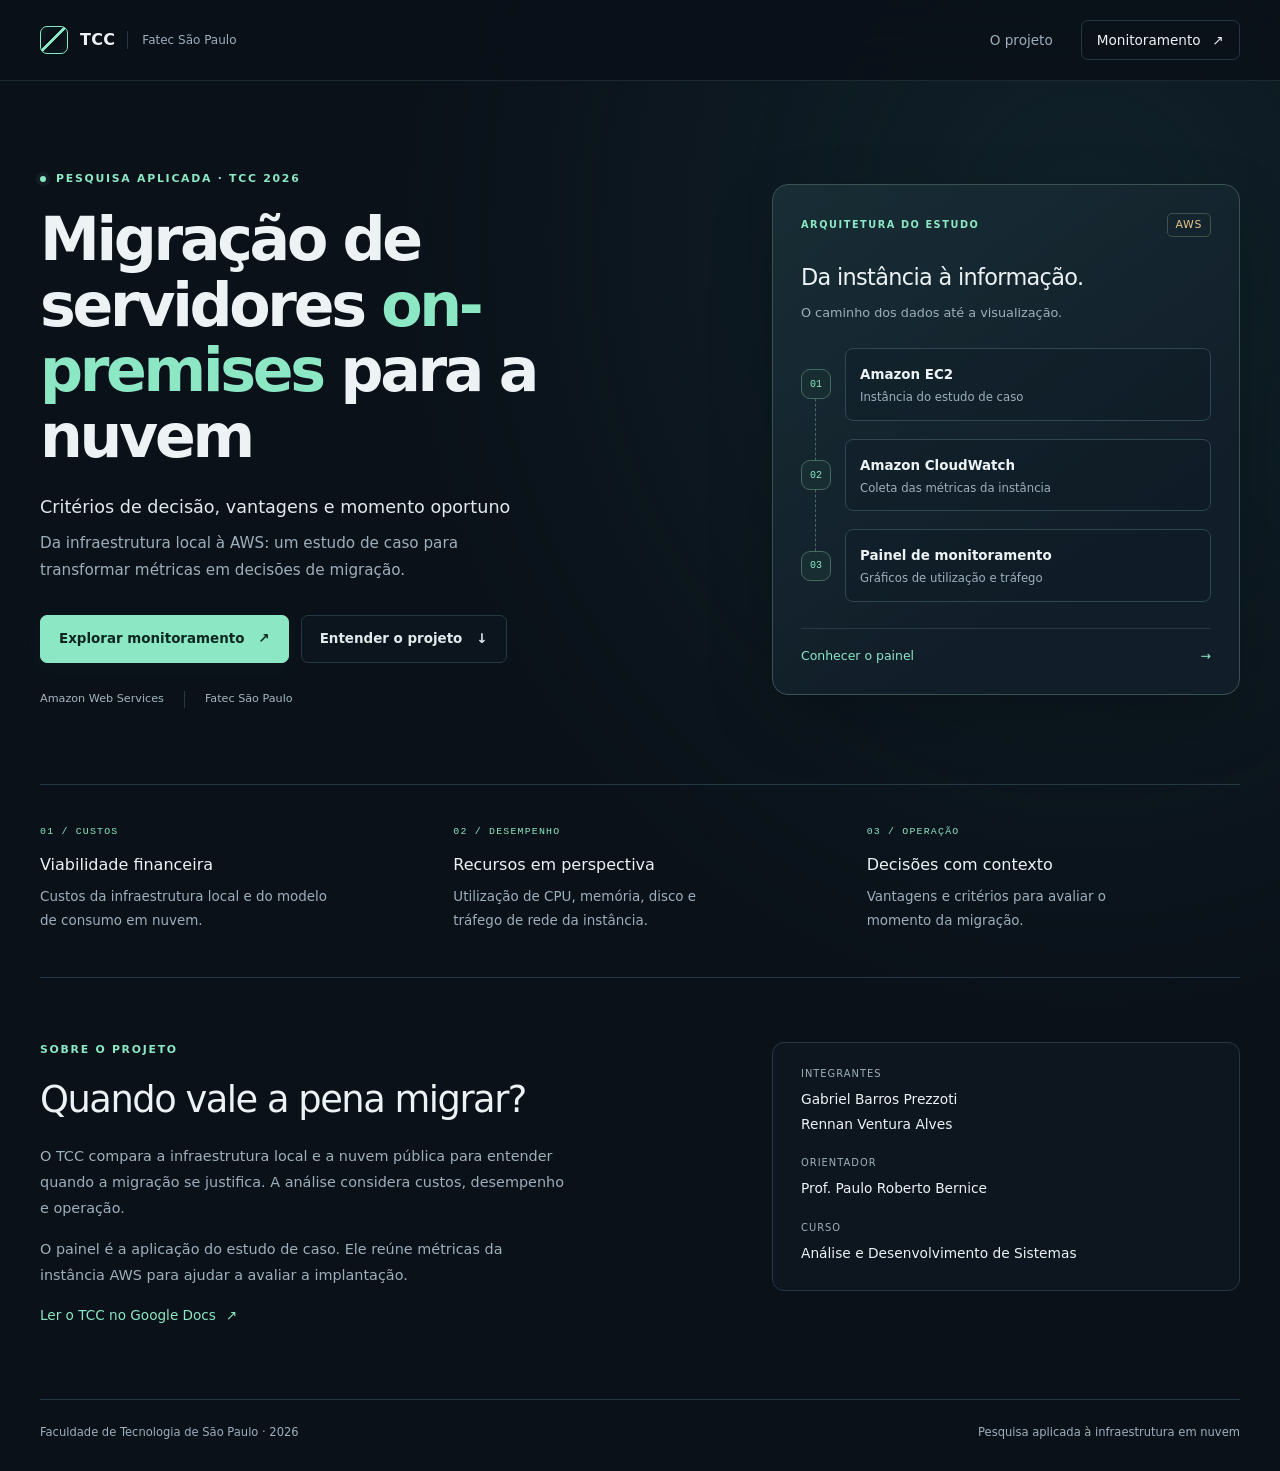
<file: index.html>
<!doctype html>
<html lang="pt-BR">
<head>
  <meta charset="utf-8">
  <meta name="viewport" content="width=device-width, initial-scale=1">
  <meta name="description" content="Estudo de caso da Fatec São Paulo sobre critérios de decisão na migração de servidores para a nuvem.">
  <title>Migração para a nuvem | TCC Fatec São Paulo</title>
  <link rel="stylesheet" href="style.css">
  <script type="module" src="ui.js"></script>
</head>
<body class="landing">
  <a class="skip-link" href="#conteudo">Ir para o conteúdo</a>
  <header class="top">
    <nav class="shell site-nav" aria-label="Navegação principal">
      <a class="brand" href="./" aria-current="page"><span class="brand-icon" aria-hidden="true"></span> TCC <span class="tag">Fatec São Paulo</span></a>
      <div class="nav-links"><a class="nav-link about-link" href="#sobre">O projeto</a><a class="nav-link nav-cta" href="painel.html">Monitoramento <span aria-hidden="true">↗</span></a></div>
    </nav>
  </header>
  <main id="conteudo" class="shell home">
    <section class="hero" aria-labelledby="titulo">
      <div class="hero-copy">
        <p class="eyebrow"><span class="status-dot" aria-hidden="true"></span> Pesquisa aplicada · TCC 2026</p>
        <h1 id="titulo">Migração de servidores <em>on-premises</em> para a nuvem</h1>
        <p class="subtitle">Critérios de decisão, vantagens e momento oportuno</p>
        <p class="hero-description">Da infraestrutura local à AWS: um estudo de caso para transformar métricas em decisões de migração.</p>
        <div class="actions">
          <a class="action primary" href="painel.html">Explorar monitoramento <span aria-hidden="true">↗</span></a>
          <a class="action secondary" href="#sobre">Entender o projeto <span aria-hidden="true">↓</span></a>
        </div>
        <div class="hero-meta"><span>Amazon Web Services</span><span>Fatec São Paulo</span></div>
      </div>
      <aside class="case-flow" aria-labelledby="fluxo">
        <div class="flow-heading"><p class="eyebrow">Arquitetura do estudo</p><span class="flow-label">AWS</span></div>
        <h2 id="fluxo">Da instância à informação.</h2>
        <p class="flow-description">O caminho dos dados até a visualização.</p>
        <ol>
          <li><span class="flow-dot">01</span><div><strong>Amazon EC2</strong><span>Instância do estudo de caso</span></div></li>
          <li><span class="flow-dot">02</span><div><strong>Amazon CloudWatch</strong><span>Coleta das métricas da instância</span></div></li>
          <li><span class="flow-dot">03</span><div><strong>Painel de monitoramento</strong><span>Gráficos de utilização e tráfego</span></div></li>
        </ol>
        <a class="flow-bottom" href="painel.html">Conhecer o painel <span aria-hidden="true">→</span></a>
      </aside>
    </section>
    <section class="pillars" aria-label="Dimensões da análise">
      <article><span class="pillar-number">01 / CUSTOS</span><h2>Viabilidade financeira</h2><p>Custos da infraestrutura local e do modelo de consumo em nuvem.</p></article>
      <article><span class="pillar-number">02 / DESEMPENHO</span><h2>Recursos em perspectiva</h2><p>Utilização de CPU, memória, disco e tráfego de rede da instância.</p></article>
      <article><span class="pillar-number">03 / OPERAÇÃO</span><h2>Decisões com contexto</h2><p>Vantagens e critérios para avaliar o momento da migração.</p></article>
    </section>
    <section id="sobre" class="about" aria-labelledby="sobre-titulo">
      <div>
        <p class="eyebrow">Sobre o projeto</p>
        <h2 id="sobre-titulo">Quando vale a pena migrar?</h2>
        <p>O TCC compara a infraestrutura local e a nuvem pública para entender quando a migração se justifica. A análise considera custos, desempenho e operação.</p>
        <p>O painel é a aplicação do estudo de caso. Ele reúne métricas da instância AWS para ajudar a avaliar a implantação.</p>
        <a class="text-link" href="https://docs.google.com/document/d/1sGRUZgOIMaoTUIHKL_OSJMAL-iMtOmjonwfpcn5lpgo/edit">Ler o TCC no Google Docs <span aria-hidden="true">↗</span></a>
      </div>
      <dl class="credits">
        <div><dt>Integrantes</dt><dd>Gabriel Barros Prezzoti<br>Rennan Ventura Alves</dd></div>
        <div><dt>Orientador</dt><dd>Prof. Paulo Roberto Bernice</dd></div>
        <div><dt>Curso</dt><dd>Análise e Desenvolvimento de Sistemas</dd></div>
      </dl>
    </section>
  </main>
  <footer class="shell site-footer"><span>Faculdade de Tecnologia de São Paulo · 2026</span><span>Pesquisa aplicada à infraestrutura em nuvem</span></footer>
</body>
</html>
</file>
<file: style.css>
﻿:root {
  color-scheme: dark;
  font-family: "Segoe UI", Inter, system-ui, sans-serif;
  background: #0a1119;
  color: #edf3f5;
  --surface: #111d28;
  --border: #263844;
  --muted: #9eafbc;
  --accent: #8ce8c4;
  --ease: cubic-bezier(.22, 1, .36, 1);
}
* { box-sizing: border-box; }
html { scroll-behavior: smooth; scroll-padding-top: 100px; }
body { margin: 0; line-height: 1.5; }
a { color: inherit; }
button, select { font: inherit; }
button, a, select, summary { -webkit-tap-highlight-color: transparent; }
::selection { background: #8ce8c4; color: #0a211a; }
.shell { width: min(1200px, calc(100% - 80px)); margin-inline: auto; }
.top { position: sticky; top: 0; z-index: 10; background: #0a1119ed; border-bottom: 1px solid #263844a6; backdrop-filter: blur(18px); }
.site-nav { min-height: 80px; display: flex; align-items: center; justify-content: space-between; gap: 20px; }
.brand { display: inline-flex; align-items: center; gap: 12px; font-weight: 700; text-decoration: none; letter-spacing: .02em; }
.brand-icon { width: 28px; height: 28px; flex: none; border: 1px solid var(--accent); border-radius: 7px; background: linear-gradient(135deg, transparent 43%, var(--accent) 44% 50%, transparent 51%); box-shadow: inset 0 0 14px #8ce8c410; }
.tag { padding-left: 14px; border-left: 1px solid var(--border); color: var(--muted); font-size: .75rem; font-weight: 400; letter-spacing: 0; }
.nav-links { display: flex; align-items: center; gap: 28px; }
.nav-link { display: inline-flex; align-items: center; gap: 12px; text-decoration: none; font-size: .85rem; color: var(--muted); }
.nav-link:hover { color: var(--accent); }
.nav-cta { border: 1px solid var(--border); padding: 9px 15px; border-radius: 7px; color: #edf3f5; }
.nav-cta:hover { background: var(--surface); border-color: #8ce8c47a; }
.skip-link { position: fixed; top: 10px; left: 10px; z-index: 20; padding: 12px; background: var(--accent); color: #0a211a; transform: translateY(-160%); }
.skip-link:focus { transform: none; }
:focus-visible { outline: 2px solid var(--accent); outline-offset: 5px; }
.landing { background: radial-gradient(ellipse at 85% 16%, #15303985, transparent 45%), #0a1119; }
.home { padding-block: 0; }
.hero { display: grid; grid-template-columns: minmax(0, 1.4fr) minmax(0, 1fr); align-items: center; gap: clamp(36px, 6vw, 90px); padding-block: 90px 76px; }
.eyebrow { display: flex; align-items: center; gap: 10px; color: var(--accent); font-size: .68rem; font-weight: 600; letter-spacing: .16em; text-transform: uppercase; margin: 0 0 20px; }
.status-dot { display: inline-block; width: 6px; height: 6px; flex: none; border-radius: 50%; background: var(--accent); box-shadow: 0 0 0 4px #8ce8c410; }
h1, h2, p { overflow-wrap: break-word; }
h1 { margin: 12px 0; font-size: clamp(1.9rem, 4vw, 3rem); font-weight: 600; line-height: 1.15; letter-spacing: -.045em; }
.hero h1 { font-size: clamp(2.8rem, 4.7vw, 4.25rem); line-height: 1.09; letter-spacing: -.055em; margin-block: 0 24px; max-width: 12ch; }
.hero h1 em { color: var(--accent); font-style: normal; }
.subtitle { font-size: 1.1rem; color: #e1e9ed; margin: 0 0 10px; }
.hero-description { max-width: 46ch; color: var(--muted); font-size: .95rem; line-height: 1.8; margin: 0; }
.actions { display: flex; flex-wrap: wrap; gap: 12px; margin-top: 30px; }
.action { display: inline-flex; justify-content: center; align-items: center; gap: 14px; padding: 13px 18px; border: 1px solid var(--border); border-radius: 7px; font-size: .84rem; font-weight: 600; text-decoration: none; cursor: pointer; }
.primary { background: var(--accent); color: #0b2720; border-color: var(--accent); box-shadow: 0 4px 20px #8ce8c40b; }
.primary:hover { background: #b0f5da; border-color: #b0f5da; box-shadow: 0 8px 28px #8ce8c41c; transform: translateY(-2px); }
.secondary { color: #e1e9ed; background: #111d2860; }
.secondary:hover { border-color: #8ce8c47a; background: #1a2c36; transform: translateY(-2px); }
.action:active { transform: translateY(0) scale(.98); }
.action span[aria-hidden], .nav-link span, .text-link span, .flow-bottom span { transition: transform 240ms var(--ease); }
a:hover > span[aria-hidden] { transform: translate(2px, -2px); }
.hero-meta { display: flex; flex-wrap: wrap; gap: 20px; margin-top: 28px; color: #a5b6c1; font-size: .7rem; }
.hero-meta span + span { padding-left: 20px; border-left: 1px solid var(--border); }
.case-flow { position: relative; padding: 28px; border: 1px solid #395252; border-radius: 16px; background: linear-gradient(145deg, #182d35, #111d28 75%); box-shadow: 0 24px 65px #0003; }
.flow-heading { display: flex; align-items: center; justify-content: space-between; gap: 10px; margin-bottom: 24px; }
.flow-heading .eyebrow { margin: 0; font-size: .61rem; }
.flow-label { font-size: .68rem; letter-spacing: .06em; border: 1px solid #41514b; border-radius: 5px; padding: 3px 8px; color: #e9c78c; }
.case-flow h2 { font-weight: 500; font-size: 1.4rem; letter-spacing: -.03em; margin: 0; }
.flow-description { font-size: .8rem; color: var(--muted); margin: 8px 0 26px; }
.case-flow ol { padding: 0; margin: 0; list-style: none; }
.case-flow li { position: relative; display: flex; align-items: center; gap: 14px; }
.case-flow li + li { margin-top: 18px; }
.flow-dot { display: grid; place-items: center; z-index: 1; width: 30px; height: 30px; flex: none; background: #172d32; border: 1px solid #44695e; border-radius: 9px; color: var(--accent); font: 10px ui-monospace, monospace; }
.case-flow li:not(:last-child)::after { content: ""; position: absolute; left: 14px; top: 50%; height: calc(100% + 18px); border-left: 1px dashed #44695e; }
.case-flow li div { flex: 1; border: 1px solid #304650; border-radius: 8px; padding: 13px 14px; background: #0b17214d; }
.case-flow li strong { font-size: .84rem; font-weight: 600; }
.case-flow li div span { display: block; margin-top: 3px; color: var(--muted); font-size: .73rem; }
.case-flow li:hover div { background: #203940; border-color: #568875; transform: translateX(3px); }
.flow-bottom { display: flex; align-items: center; justify-content: space-between; border-top: 1px solid var(--border); padding-top: 18px; margin-top: 26px; color: var(--accent); text-decoration: none; font-size: .78rem; }
.pillars { display: grid; grid-template-columns: repeat(3, 1fr); padding-block: 32px 44px; border-top: 1px solid var(--border); gap: 40px; }
.pillar-number { font: .62rem ui-monospace, monospace; letter-spacing: .12em; color: var(--accent); }
.pillars h2 { font-size: 1rem; font-weight: 500; margin: 12px 0 8px; }
.pillars p { color: var(--muted); font-size: .84rem; line-height: 1.8; margin: 0; max-width: 34ch; }
.about { display: grid; grid-template-columns: minmax(0, 1.4fr) minmax(0, 1fr); gap: clamp(36px, 6vw, 90px); border-top: 1px solid var(--border); padding-block: 64px 72px; }
.about h2 { font-size: clamp(1.6rem, 3vw, 2.3rem); font-weight: 500; line-height: 1.2; letter-spacing: -.04em; margin: 0 0 22px; }
.about p:not(.eyebrow) { color: var(--muted); line-height: 1.8; max-width: 58ch; font-size: .9rem; }
.text-link { display: inline-flex; align-items: center; gap: 10px; color: var(--accent); text-decoration: none; font-size: .85rem; }
.text-link:hover { text-decoration: underline; text-underline-offset: 5px; }
.credits { padding: 24px 28px; border: 1px solid var(--border); border-radius: 12px; background: #111d2870; margin: 0; align-self: start; }
.credits div + div { margin-top: 20px; }
.credits dt { color: var(--muted); text-transform: uppercase; letter-spacing: .1em; font-size: .62rem; }
.credits dd { margin: 5px 0 0; line-height: 1.8; font-size: .86rem; }
.site-footer { display: flex; justify-content: space-between; flex-wrap: wrap; gap: 12px; padding-block: 24px 30px; border-top: 1px solid var(--border); color: var(--muted); font-size: .72rem; }
.site-footer .text-link { font-size: inherit; }
main { padding-block: 48px 64px; }
.intro, .toolbar { display: flex; justify-content: space-between; align-items: center; gap: 22px; flex-wrap: wrap; }
.intro .eyebrow { margin-bottom: 14px; }
.muted { color: var(--muted); }
.intro .muted { font-size: .9rem; margin: 14px 0 0; }
.toolbar { margin-block: 32px 14px; padding: 20px 24px; background: var(--surface); border: 1px solid var(--border); border-radius: 10px; }
.source-label { display: flex; align-items: center; gap: 12px; font-size: .85rem; font-weight: 500; }
.toolbar p { font-size: .75rem; margin: 7px 0 0 18px; }
.toolbar[data-state="demo"] .status-dot { background: #e9c78c; box-shadow: 0 0 0 4px #e9c78c10; }
.toolbar[data-state="error"] .status-dot { background: #f0a99e; box-shadow: 0 0 0 4px #f0a99e10; }
.data-note { color: var(--muted); font-size: .75rem; margin: 0 0 24px; }
.data-note.is-demo { color: #e9c78c; }
label { display: flex; align-items: center; gap: 12px; font-size: .78rem; color: var(--muted); }
select { border: 1px solid #39505d; border-radius: 6px; padding: 10px 32px 10px 12px; background: #182733; color: #edf3f5; cursor: pointer; max-width: 100%; }
select:hover { border-color: var(--accent); }
button:disabled { cursor: wait; opacity: .65; transform: none; }
.refresh-icon { display: inline-block; font-size: 1.2rem; line-height: 1; }
button:disabled .refresh-icon { animation: spin 1s linear infinite; }
.grid { display: grid; grid-template-columns: repeat(6, minmax(0, 1fr)); gap: 18px; align-items: start; transition: opacity 180ms; }
.grid[aria-busy="true"] { opacity: .5; }
.card { grid-column: span 2; padding: 24px; border: 1px solid var(--border); border-radius: 12px; background: linear-gradient(140deg, #14222d, #101b25); min-width: 0; animation: enter 450ms var(--ease) both; animation-delay: var(--delay, 0ms); }
.card:nth-child(n+4) { grid-column: span 3; }
.card:hover { border-color: #456255; box-shadow: 0 10px 32px #0002; }
.card-heading { display: flex; align-items: center; justify-content: space-between; gap: 10px; }
.card h2 { font-size: .78rem; color: var(--muted); margin: 0; font-weight: 500; }
.metric-index { color: var(--accent); background: #8ce8c40b; border: 1px solid #8ce8c422; border-radius: 6px; padding: 4px 7px; font: .63rem ui-monospace, monospace; }
.value { margin: 16px 0 6px; font-size: clamp(1.8rem, 3vw, 2.5rem); letter-spacing: -.045em; font-weight: 500; font-variant-numeric: tabular-nums; }
.summary { font-size: .69rem; margin: 0 0 24px; min-height: 2.8em; }
canvas { display: block; width: 100%; height: 135px; }
.axis { display: flex; justify-content: space-between; gap: 8px; margin-top: 10px; font-size: .6rem; font-variant-numeric: tabular-nums; }
details { margin-top: 22px; font-size: .75rem; border-top: 1px solid var(--border); }
summary { cursor: pointer; padding-block: 14px 0; color: var(--muted); }
summary:hover, details[open] summary { color: var(--accent); }
.table-scroll { max-height: 270px; overflow: auto; margin-top: 14px; border: 1px solid var(--border); border-radius: 6px; }
table { width: 100%; border-collapse: collapse; font-size: .72rem; font-variant-numeric: tabular-nums; }
th, td { text-align: left; padding: 9px 12px; border-bottom: 1px solid var(--border); }
th { position: sticky; top: 0; background: #1a2a36; font-weight: 500; color: var(--muted); }
td:last-child, th:last-child { text-align: right; }
tbody tr:hover { background: #8ce8c408; }
.empty-chart { display: grid; place-items: center; min-height: 159px; border: 1px dashed var(--border); border-radius: 6px; color: var(--muted); font-size: .75rem; text-align: center; padding: 18px; }
.reveal { opacity: 0; transform: translateY(18px); transition: opacity 650ms var(--ease), transform 650ms var(--ease); }
.reveal.is-visible { opacity: 1; transform: none; }
.hero-copy, .case-flow { animation: enter 750ms var(--ease) both; }
.case-flow { animation-delay: 100ms; }
a, button, select, .card, .case-flow li div { transition: color 200ms, background-color 200ms, border-color 200ms, box-shadow 250ms, transform 250ms var(--ease); }
@keyframes enter { from { opacity: 0; transform: translateY(14px); } to { opacity: 1; transform: translateY(0); } }
@keyframes spin { to { transform: rotate(360deg); } }
@supports (view-transition-name: root) { @view-transition { navigation: auto; } ::view-transition-old(root) { animation: 160ms ease-out both page-out; } ::view-transition-new(root) { animation: 240ms ease-out both enter; } }
@keyframes page-out { to { opacity: 0; } }
@supports (interpolate-size: allow-keywords) {
  details::details-content { interpolate-size: allow-keywords; block-size: 0; opacity: 0; overflow: clip; transition: block-size 300ms var(--ease), opacity 200ms, content-visibility 300ms allow-discrete; }
  details[open]::details-content { block-size: auto; opacity: 1; }
}
@media (max-width: 1000px) { .shell { width: calc(100% - 48px); } .hero { gap: 36px; padding-block: 64px; } .case-flow { padding: 22px; } .card { grid-column: span 3; } .hero h1 { font-size: clamp(2.7rem, 5.5vw, 3.6rem); } }
@media (max-width: 760px) { .hero, .about { grid-template-columns: 1fr; gap: 36px; } .hero h1 { max-width: 17ch; } .hero { padding-block: 48px; } .case-flow { max-width: 560px; width: 100%; } .pillars { gap: 24px; } .about { padding-block: 44px; } .site-nav { min-height: 70px; } .about-link { display: none; } .intro .action { margin-top: 4px; } }
@media (max-width: 560px) { .shell { width: calc(100% - 36px); } .tag { font-size: .64rem; padding-left: 10px; } .brand { gap: 8px; } .brand-icon { width: 23px; height: 23px; } .nav-link { font-size: .72rem; gap: 6px; } .nav-cta { padding: 8px 10px; } .hero h1 { font-size: clamp(2.55rem, 9vw, 3.4rem); } .subtitle { font-size: 1rem; } .actions { flex-direction: column; align-items: stretch; } .action { min-height: 46px; } .pillars { grid-template-columns: 1fr; padding-block: 28px; gap: 26px; } .pillars p { max-width: none; } .grid { grid-template-columns: minmax(0, 1fr); } .card, .card:nth-child(n+4) { grid-column: auto; padding: 22px; } main { padding-block: 32px 44px; } .toolbar { padding: 18px; gap: 18px; } .toolbar label { width: 100%; justify-content: space-between; } .toolbar p { margin-left: 0; } .credits { padding: 22px; } .hero-meta { font-size: .66rem; gap: 14px; } .hero-meta span + span { padding-left: 14px; } }
@media (prefers-reduced-motion: reduce) { html { scroll-behavior: auto; } *, *::before, *::after { animation: none !important; transition: none !important; } .reveal { opacity: 1; transform: none; } ::view-transition-old(root), ::view-transition-new(root) { animation: none !important; } }
</file>
